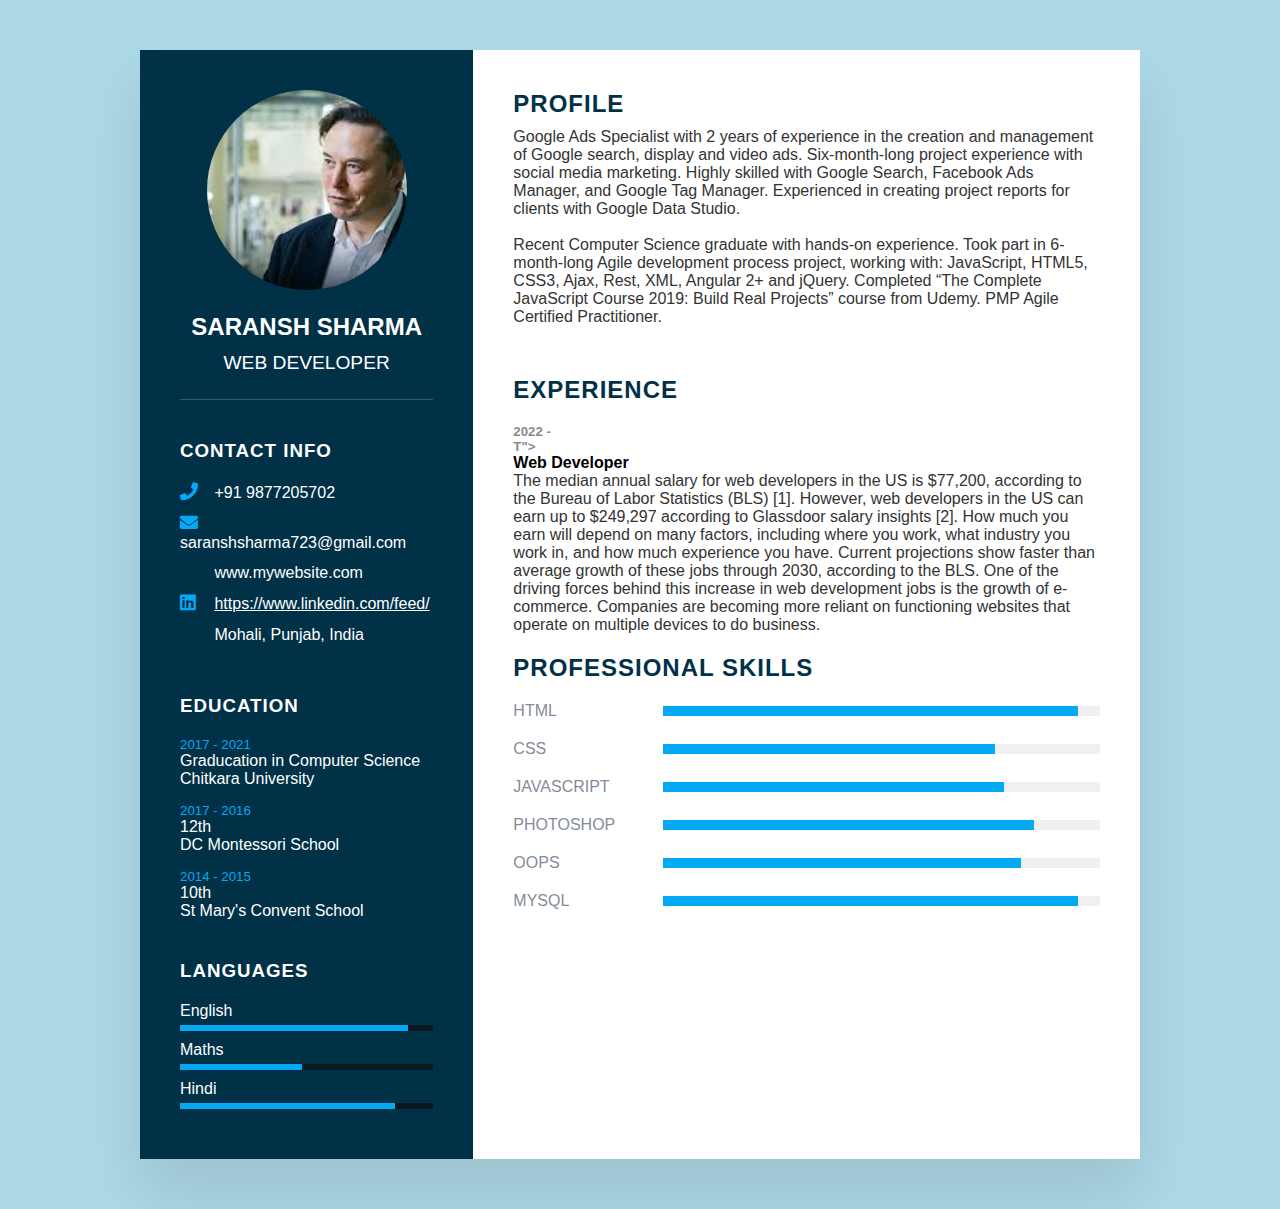
<file: index.html>
<!DOCTYPE html>
<html>
    <head>
<meta name="viewport" content="with=device-width, initial-scaled=1.0">
<title>  Resume using HTML and CSS</title>
<link rel="stylesheet" href="https://cdnjs.cloudflare.com/ajax/libs/font-awesome/5.15.4/css/all.min.css" integrity="sha512-1ycn6IcaQQ40/MKBW2W4Rhis/DbILU74C1vSrLJxCq57o941Ym01SwNsOMqvEBFlcgUa6xLiPY/NS5R+E6ztJQ==" crossorigin="anonymous" referrerpolicy="no-referrer" />
<link rel="stylesheet" type="text/css" href="style.css">

    </head>

<body>
    <div class="container">

    <div class="left_side">
<div class="profileText">
<div class="imgBx">
    <img src="images.jpeg">
</div>
<h2>SARANSH SHARMA<br><span> Web Developer</span></h2>
</div>


<div class="Contactinfo">
    <h3 class="title">Contact Info</h3>
    <ul>
        <li>
            <span class="icon"><i class="fas fa-phone"></i></span>
            <span class="text">+91 9877205702</span>
        </li>

        <li>
            <span class="icon"><i class="fas fa-envelope"></i></span>
            <span class="text"><a href=mailto:saranshsharma723@gmail.com style="color: #fff;"></a>saranshsharma723@gmail.com</a></span>
           
        </li>

        <li>
            <span class="icon"><i class="fas fa-browser"></i></span>
            <span class="text">www.mywebsite.com</span>
        </li>
        <li>
            <span class="icon"><i class="fab fa-linkedin"></i></span>
            <span class="text"><a href="https://www.linkedin.com/feed/" style="color: #fff;">https://www.linkedin.com/feed/</a></span>
        </li>
        <li>
            <span class="icon"><i class="far fa-location"></i> </span>
            <span class="text">Mohali, Punjab, India</span>
        </li>
    </ul>
</div>


<div class="Contactinfo education">
    <h3 class="title">EDUCATION</h3>
    <ul>
        <li>
            <h5>2017 - 2021</h5>
            <h4>Graducation in Computer Science</h4>
            <h4>Chitkara University</h4>
        </li>
        <li>
            <h5>2017 - 2016</h5>
            <h4>12th</h4>
            <h4>DC Montessori School</h4>
        </li>
        <h5>2014 - 2015</h5>
            <h4>10th</h4>
            <h4>St Mary's Convent School</h4>
    </ul>
</div>

<div class="Contactinfo language">
    <h3 class="title">LANGUAGES</h3>
<ul>
    <li>
        <span class="text">English</span>
        <span class="percent">
        <div style="width: 90%;"></div>
    </span>
    </li>

    <li>
        <span class="text">Maths</span>
        <span class="percent">
        <div style="width: 48%;"></div>
        </span>
    </li>
    </li>
    
    <li>
        <span class="text">Hindi</span>
        <span class="percent">
        <div style="width: 85%;"></div>
        </span>
    </li>
</ul>
    
    
</div>
    </div>
    <div class="right_side">
        <div class="about">
            <h2 class="title2">Profile</h2>
            <p>Google Ads Specialist with 2 years of experience in the creation and management of Google search, 
            display and video ads. Six-month-long project experience with social media marketing. Highly skilled with Google Search, Facebook Ads Manager, and Google Tag Manager. 
            Experienced in creating project reports for clients with Google Data Studio.<br><br>Recent Computer Science graduate with hands-on experience. Took part in 6-month-long Agile development process project, working with: JavaScript, HTML5, CSS3, Ajax, Rest, XML, Angular 2+ and jQuery. Completed “The Complete JavaScript Course 2019: Build Real Projects” course from Udemy. PMP Agile Certified Practitioner.</p>
        </div>


        <div class="about">
            <h2 class="title2">Experience</h2>
            <div class="box">
                <div class="year_company">
                    <h5>2022 - <div style="width: 95%;"></div>t">
                    <h4>Web Developer</h4>
                    <p>The median annual salary for web developers in the US is $77,200, according to the Bureau of Labor Statistics (BLS) [1]. However, web developers in the US can earn up to $249,297 according to Glassdoor salary insights [2]. How much you earn will depend on many factors, including where you work, what industry you work in, and how much experience you have.

                        Current projections show faster than average growth of these jobs through 2030, according to the BLS. One of the driving forces behind this increase in web development jobs is the growth of e-commerce. Companies are becoming more reliant on functioning websites that operate on multiple devices to do business.</p>

                </div>
            </div>
            <div class="about skills">
                <h2 class="title2">Professional Skills</h2>
                <div class="box">
                    <h4>Html</h4>
                    <div class="percent">
                    <div style="width: 95%;"></div>
</div>
                </div>
                <div class="box">
                    <h4>CSS</h4>
                    <div class="percent">
                    <div style="width: 76%;"></div>
                </div>
                </div>
                <div class="box">
                    <h4>Javascript</h4>
                    <div class="percent">
                    <div style="width: 78%;"></div>
                </div>
                </div>
                <div class="box">
                    <h4>Photoshop</h4>
                    <div class="percent">
                    <div style="width: 85%;"></div>
                    </div>
                </div>
                <div class="box">
                    <h4>OOPS</h4>
                    <div class="percent">
                    <div style="width: 82%;"></div>
                </div>
                </div>
                <div class="box">
                    <h4>MySql</h4>
                    <div class="percent">
                    <div style="width: 95%;"></div>
                </div>
                </div>
            </div>
    </div>
    </div>
</body>


</html>
</file>
<file: style.css>
@import url();
*
{

margin: 0;
padding: 0;
box-sizing: border-box;
font-family : 'poppins', sans-serif;

}

body{

background:#ADD8E6;
display: flex;
justify-content: center;
align-items: center;
min-height: 80vh;

}

.container
{

position: relative;
width: 100%;
max-width: 1000px;
min-height: 1000px;
margin: 50px;
background: #fff;
display:grid;
grid-template-columns: 1fr 2fr;
box-shadow: 0 35px 55px rgba(0,0,0,0.1);

}

.container .left_side
{
position:relative;
background:#003147;
padding:40px;



}

.profileText
{
    position:relative;
    display:flex;
    flex-direction: column;
    align-items: center;
    padding-bottom: 20px;
    border-bottom: 1px solid rgba(255,255,255,0.2);
}
.profileText .imgBx
{
position:relative;
width:200px;
height: 200px;
border-radius: 50%;
overflow: hidden;



}

.profileText .imgBx img{
    position: absolute;
    top: 0;
    left: 0;
    width:100%;
    height: 100%;
    object-fit: cover;
}
.profileText h2
{
color:#fff;
font-size:1.5em;
margin-top:20px;
text-transform: uppercase;
text-align:center;
font-weight: 600;
line-height: 1.4em;




}

.profileText h2 span
{
    font-size: 0.8em;
    font-weight: 300;
}

.Contactinfo
{
    color:#fff;
    padding-top:40px;
}

.title
{

color:#fff;
text-transform: uppercase;
font-weight: 600;
letter-spacing: 1px;
margin-bottom: 20px;
}


    .Contactinfo ul
    {
        color:#fff;
        position:relative;
}
.Contactinfo ul li 
{

    position: relative;
    list-style: none;
    margin: 10px 0;
    cursor: pointer;
}
.Contactinfo ul li .icon
{
    display: inline-block;
    width: 30px;
    font-size: 18px;
    color: #03a9f4;
} 

.Contactinfo ul li span
{

    color:#fff;
    font-weight: 300;
}
.Contactinfo.education li
{
margin-bottom: 15px;
}

  .Contactinfo.education h5{

    color: #03a9f4;
     font-weight: 500;
}
.Contactinfo.education h4:nth-child(2)
{
color: #fff;
font-weight: 500;

}
.Contactinfo.education h4{
color: #fff;
font-weight: 300;
}


.Contactinfo.language .percent
{
    position: relative;
    width: 100%;
    height: 6px;
    background: #081921;
    display: block;
    margin-top: 5px;
}
.Contactinfo.language .percent div
{
position: absolute;
top:0;
left:0;
height: 100%;
background: #03a9f4;

}
.container .right_side
{

    position:relative;
    background:#fff;
    padding:40px;
    

}
.about
{
    margin-bottom: 50px;
}
.about:last-child
{
    margin-bottom: 0;
}

.title2{
    color:#003147;
     text-transform: uppercase;
     letter-spacing: 1px;
     margin-bottom: 10px;
}
p
{
    color: #333;
}

.about .box
{
    display: flex;
    flex-direction: row;
    margin:20px 0;
}
.about .box .year_company
{
    min-width: 150px;
}

.about .box .year_company h5
{
    text-transform: uppercase;
    color: #848c90;
    font-weight: 600;
}

.about .box .text h4{
    text-transform: uppercase;
    color: #2a7da2;
    font-size: 16px;
}

.skills .box
{
    position: relative;
    width: 100%;
    display:grid;
    grid-template-columns: 150px 1fr;
    justify-content: center;
    align-items: center;
}

.skills .box h4
{
    text-transform: uppercase;
    color: #848c99;
    font-weight: 500;
}

.skills .box  .percent
{
    position: relative;
    width: 100%;
    height: 10px;
    background: #f0f0f0;
}
.skills .box .percent div
{
    position: absolute;
    top: 0;
    Left: 0;
    height: 100%;
    background: #03a9f4;
}
</file>
